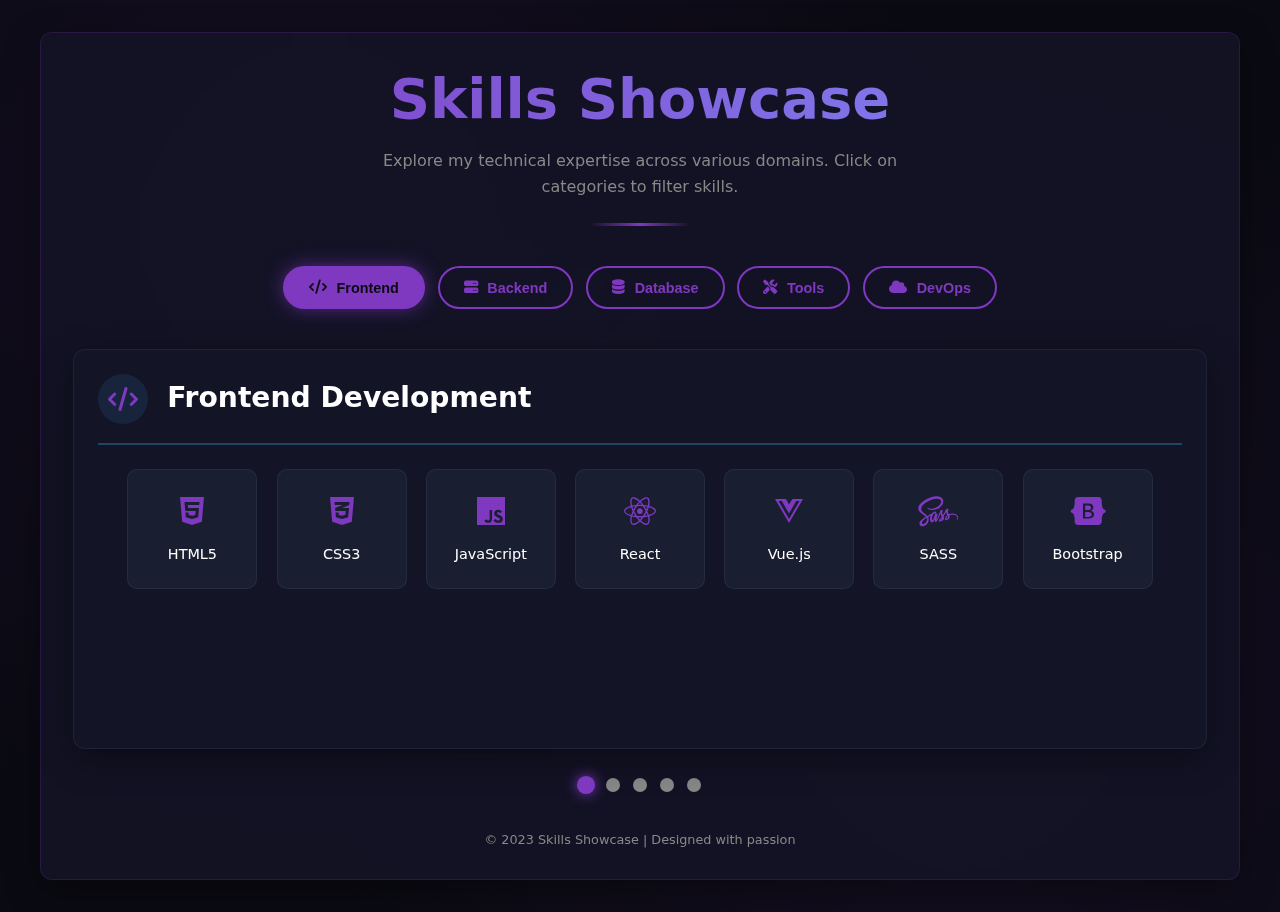
<file: temp.html>
<!DOCTYPE html>
<html lang="en">

<head>
    <meta charset="UTF-8">
    <meta name="viewport" content="width=device-width, initial-scale=1.0">
    <title>Responsive Skills Showcase</title>
    <link rel="stylesheet" href="https://cdnjs.cloudflare.com/ajax/libs/font-awesome/6.4.0/css/all.min.css">
    <style>
        :root {
            --dark-bg: #0a0a12;
            --card-bg: #141427;
            --accent: #7f38c0;
            --accent-hover: #692fa4;
            --text-primary: #ffffff;
            --text-secondary: #888888;
            --border-radius: 12px;
            --transition: all 0.4s cubic-bezier(0.165, 0.84, 0.44, 1);
            --shadow: 0 10px 35px rgba(0, 0, 0, 0.4);
            --glow: 0 0 18px rgba(127, 56, 192, 0.6);
        }

        * {
            margin: 0;
            padding: 0;
            box-sizing: border-box;
        }

        body {
            background: var(--dark-bg);
            color: var(--text-primary);
            font-family: 'Segoe UI', system-ui, sans-serif;
            min-height: 100vh;
            display: flex;
            flex-direction: column;
            align-items: center;
            padding: 2rem;
            background-image: radial-gradient(circle at 25% 25%, rgba(127, 56, 192, 0.1) 0%, transparent 55%),
                radial-gradient(circle at 75% 75%, rgba(127, 56, 192, 0.1) 0%, transparent 55%);
        }

        .container {
            max-width: 1200px;
            width: 100%;
            padding: 2rem;
            background: rgba(20, 20, 39, 0.85);
            border-radius: var(--border-radius);
            box-shadow: var(--shadow);
            backdrop-filter: blur(8px);
            border: 1px solid rgba(127, 56, 192, 0.2);
            margin: 0 auto;
        }

        header {
            text-align: center;
            margin-bottom: 2.5rem;
            position: relative;
        }

        header h1 {
            font-size: clamp(2rem, 5vw, 3.5rem);
            margin-bottom: 1rem;
            background: linear-gradient(90deg, var(--accent), #818cf8);
            -webkit-background-clip: text;
            background-clip: text;
            color: transparent;
            font-weight: 800;
            line-height: 1.2;
        }

        header p {
            font-size: clamp(1rem, 1.2vw, 1.2rem);
            max-width: 600px;
            margin: 0 auto;
            color: var(--text-secondary);
            line-height: 1.6;
        }

        .divider {
            height: 3px;
            width: min(100%, 100px);
            background: linear-gradient(to right,
                    transparent,
                    var(--accent),
                    transparent);
            margin: 1.5rem auto;
        }

        .category-selector {
            display: flex;
            justify-content: center;
            flex-wrap: wrap;
            gap: 0.8rem;
            margin: 2.5rem 0;
        }

        .category-btn {
            background: transparent;
            border: 2px solid var(--accent);
            color: var(--accent);
            padding: 0.7rem 1.5rem;
            border-radius: 50px;
            font-size: clamp(0.9rem, 1.1vw, 1.1rem);
            font-weight: 600;
            cursor: pointer;
            transition: var(--transition);
            display: flex;
            align-items: center;
            gap: 0.6rem;
            white-space: nowrap;
        }

        .category-btn:hover {
            background: rgba(56, 189, 248, 0.1);
            transform: translateY(-3px);
        }

        .category-btn.active {
            background: var(--accent);
            color: var(--dark-bg);
            box-shadow: var(--glow);
        }

        .skills-container {
            position: relative;
            overflow: hidden;
            border-radius: var(--border-radius);
            box-shadow: var(--shadow);
            background: var(--card-bg);
            border: 1px solid rgba(148, 163, 184, 0.1);
            min-height: 400px;
            width: 100%;
        }

        .skills-slider {
            display: flex;
            height: 100%;
            transition: transform 0.8s cubic-bezier(0.68, -0.55, 0.27, 1.55);
        }

        .skill-category {
            min-width: 100%;
            height: 100%;
            padding: 1.5rem;
            display: flex;
            flex-direction: column;
            box-sizing: border-box;
        }

        .category-header {
            display: flex;
            align-items: center;
            margin-bottom: 1.5rem;
            padding-bottom: 1.2rem;
            border-bottom: 2px solid rgba(56, 189, 248, 0.3);
            width: 100%;
        }

        .category-icon {
            width: 50px;
            height: 50px;
            background: rgba(56, 189, 248, 0.1);
            border-radius: 50%;
            display: flex;
            align-items: center;
            justify-content: center;
            margin-right: 1.2rem;
            font-size: 1.5rem;
            color: var(--accent);
            flex-shrink: 0;
        }

        .category-title {
            font-size: clamp(1.5rem, 2.2vw, 2.2rem);
            font-weight: 700;
            line-height: 1.3;
        }

        .skills-grid {
            display: flex;
            flex-wrap: wrap;
            justify-content: center;
            gap: 1.2rem;
            flex-grow: 1;
            align-content: flex-start;
            padding-bottom: 1rem;
            width: 100%;
        }

        .skill-item {
            background: rgba(30, 41, 59, 0.5);
            border-radius: 10px;
            padding: 1.2rem 0.5rem;
            display: flex;
            flex-direction: column;
            align-items: center;
            justify-content: center;
            text-align: center;
            transition: var(--transition);
            border: 1px solid rgba(148, 163, 184, 0.1);
            width: 130px;
            height: 120px;
            flex-shrink: 0;
        }

        .skill-item:hover {
            background: rgba(56, 189, 248, 0.15);
            transform: scale(1.05) translateY(-5px);
            border-color: rgba(56, 189, 248, 0.3);
            box-shadow: var(--glow);
        }

        .skill-icon {
            font-size: clamp(1.8rem, 2.5vw, 2.5rem);
            margin-bottom: 0.8rem;
            color: var(--accent);
        }

        .skill-name {
            font-size: clamp(0.9rem, 1.05vw, 1.05rem);
            font-weight: 500;
            line-height: 1.4;
        }

        .slider-indicator {
            display: flex;
            justify-content: center;
            margin-top: 1.8rem;
            gap: 0.8rem;
            flex-wrap: wrap;
            width: 100%;
        }

        .indicator-dot {
            width: 14px;
            height: 14px;
            border-radius: 50%;
            background: var(--text-secondary);
            cursor: pointer;
            transition: var(--transition);
        }

        .indicator-dot.active {
            background: var(--accent);
            transform: scale(1.3);
            box-shadow: 0 0 10px var(--accent);
        }

        footer {
            text-align: center;
            margin-top: 2.5rem;
            color: var(--text-secondary);
            font-size: clamp(0.8rem, 0.9vw, 0.9rem);
            width: 100%;
        }

        /* Animation */
        @keyframes fadeInUp {
            from {
                opacity: 0;
                transform: translateY(30px);
            }

            to {
                opacity: 1;
                transform: translateY(0);
            }
        }

        header,
        .category-selector,
        .slider-indicator {
            animation: fadeInUp 0.8s forwards;
        }

        /* Responsive design */
        @media (max-width: 992px) {
            .skill-item {
                width: 120px;
                height: 110px;
            }

            .skill-category {
                padding: 1.3rem;
            }
        }

        @media (max-width: 768px) {
            .container {
                padding: 1.5rem;
            }

            .category-btn {
                padding: 0.6rem 1.2rem;
                font-size: 0.95rem;
            }

            .category-header {
                margin-bottom: 1.2rem;
            }

            .skill-item {
                width: 110px;
                height: 100px;
                padding: 1rem 0.5rem;
            }
        }

        @media (max-width: 576px) {
            body {
                padding: 1rem;
            }

            .container {
                padding: 1rem;
            }

            .category-selector {
                gap: 0.6rem;
                margin: 2rem 0;
            }

            .category-btn {
                padding: 0.6rem 1rem;
                font-size: 0.85rem;
                gap: 0.5rem;
            }

            .category-icon {
                width: 40px;
                height: 40px;
                font-size: 1.2rem;
                margin-right: 0.8rem;
            }

            .category-title {
                font-size: 1.4rem;
            }

            .skill-item {
                width: 100px;
                height: 90px;
            }

            .skill-icon {
                font-size: 1.8rem;
                margin-bottom: 0.6rem;
            }

            .skill-name {
                font-size: 0.85rem;
            }

            .slider-indicator {
                margin-top: 1.5rem;
            }
        }

        @media (max-width: 480px) {
            .category-btn {
                width: 100%;
                justify-content: center;
            }

            .skill-item {
                width: 90px;
                height: 85px;
                padding: 0.8rem 0.3rem;
            }

            .divider {
                margin: 1rem auto;
            }
        }

        @media (max-width: 360px) {
            .skill-item {
                width: 80px;
                height: 80px;
            }

            .category-btn {
                padding: 0.5rem 0.8rem;
            }
        }
    </style>
</head>

<body>
    <div class="container">
        <header>
            <h1>Skills Showcase</h1>
            <p>Explore my technical expertise across various domains. Click on categories to filter skills.</p>
            <div class="divider"></div>
        </header>

        <div class="category-selector">
            <button class="category-btn active">
                <i class="fas fa-code"></i> Frontend
            </button>
            <button class="category-btn">
                <i class="fas fa-server"></i> Backend
            </button>
            <button class="category-btn">
                <i class="fas fa-database"></i> Database
            </button>
            <button class="category-btn">
                <i class="fas fa-tools"></i> Tools
            </button>
            <button class="category-btn">
                <i class="fas fa-cloud"></i> DevOps
            </button>
        </div>

        <div class="skills-container">
            <div class="skills-slider">
                <!-- Frontend Skills -->
                <div class="skill-category">
                    <div class="category-header">
                        <div class="category-icon">
                            <i class="fas fa-code"></i>
                        </div>
                        <h2 class="category-title">Frontend Development</h2>
                    </div>
                    <div class="skills-grid">
                        <div class="skill-item">
                            <div class="skill-icon">
                                <i class="fab fa-html5"></i>
                            </div>
                            <div class="skill-name">HTML5</div>
                        </div>
                        <div class="skill-item">
                            <div class="skill-icon">
                                <i class="fab fa-css3-alt"></i>
                            </div>
                            <div class="skill-name">CSS3</div>
                        </div>
                        <div class="skill-item">
                            <div class="skill-icon">
                                <i class="fab fa-js"></i>
                            </div>
                            <div class="skill-name">JavaScript</div>
                        </div>
                        <div class="skill-item">
                            <div class="skill-icon">
                                <i class="fab fa-react"></i>
                            </div>
                            <div class="skill-name">React</div>
                        </div>
                        <div class="skill-item">
                            <div class="skill-icon">
                                <i class="fab fa-vuejs"></i>
                            </div>
                            <div class="skill-name">Vue.js</div>
                        </div>
                        <div class="skill-item">
                            <div class="skill-icon">
                                <i class="fab fa-sass"></i>
                            </div>
                            <div class="skill-name">SASS</div>
                        </div>
                        <div class="skill-item">
                            <div class="skill-icon">
                                <i class="fab fa-bootstrap"></i>
                            </div>
                            <div class="skill-name">Bootstrap</div>
                        </div>
                    </div>
                </div>

                <!-- Backend Skills -->
                <div class="skill-category">
                    <div class="category-header">
                        <div class="category-icon">
                            <i class="fas fa-server"></i>
                        </div>
                        <h2 class="category-title">Backend Development</h2>
                    </div>
                    <div class="skills-grid">
                        <div class="skill-item">
                            <div class="skill-icon">
                                <i class="fab fa-node-js"></i>
                            </div>
                            <div class="skill-name">Node.js</div>
                        </div>
                        <div class="skill-item">
                            <div class="skill-icon">
                                <i class="fab fa-python"></i>
                            </div>
                            <div class="skill-name">Python</div>
                        </div>
                        <div class="skill-item">
                            <div class="skill-icon">
                                <i class="fab fa-php"></i>
                            </div>
                            <div class="skill-name">PHP</div>
                        </div>
                        <div class="skill-item">
                            <div class="skill-icon">
                                <i class="fas fa-fire"></i>
                            </div>
                            <div class="skill-name">Firebase</div>
                        </div>
                    </div>
                </div>
            </div>
        </div>

        <div class="slider-indicator">
            <div class="indicator-dot active"></div>
            <div class="indicator-dot"></div>
            <div class="indicator-dot"></div>
            <div class="indicator-dot"></div>
            <div class="indicator-dot"></div>
        </div>

        <footer>
            <p>© 2023 Skills Showcase | Designed with passion</p>
        </footer>
    </div>

    <script>
        document.addEventListener('DOMContentLoaded', function () {
            const categoryButtons = document.querySelectorAll('.category-btn');
            const slider = document.querySelector('.skills-slider');
            const dots = document.querySelectorAll('.indicator-dot');

            // Category selector functionality
            categoryButtons.forEach((button, index) => {
                button.addEventListener('click', () => {
                    // Update active button
                    categoryButtons.forEach(btn => btn.classList.remove('active'));
                    button.classList.add('active');

                    // Update active dot
                    dots.forEach(dot => dot.classList.remove('active'));
                    dots[index].classList.add('active');

                    // Move slider
                    slider.style.transform = `translateX(-${index * 100}%)`;
                });
            });

            // Dot navigation functionality
            dots.forEach((dot, index) => {
                dot.addEventListener('click', () => {
                    // Update active dot
                    dots.forEach(d => d.classList.remove('active'));
                    dot.classList.add('active');

                    // Update active button
                    categoryButtons.forEach(btn => btn.classList.remove('active'));
                    categoryButtons[index].classList.add('active');

                    // Move slider
                    slider.style.transform = `translateX(-${index * 100}%)`;
                });
            });

            // Auto-rotate categories every 8 seconds
            let currentIndex = 0;
            setInterval(() => {
                currentIndex = (currentIndex + 1) % categoryButtons.length;

                // Update active button
                categoryButtons.forEach(btn => btn.classList.remove('active'));
                categoryButtons[currentIndex].classList.add('active');

                // Update active dot
                dots.forEach(dot => dot.classList.remove('active'));
                dots[currentIndex].classList.add('active');

                // Move slider
                slider.style.transform = `translateX(-${currentIndex * 100}%)`;
            }, 8000);
        });
    </script>
</body>

</html>
</file>
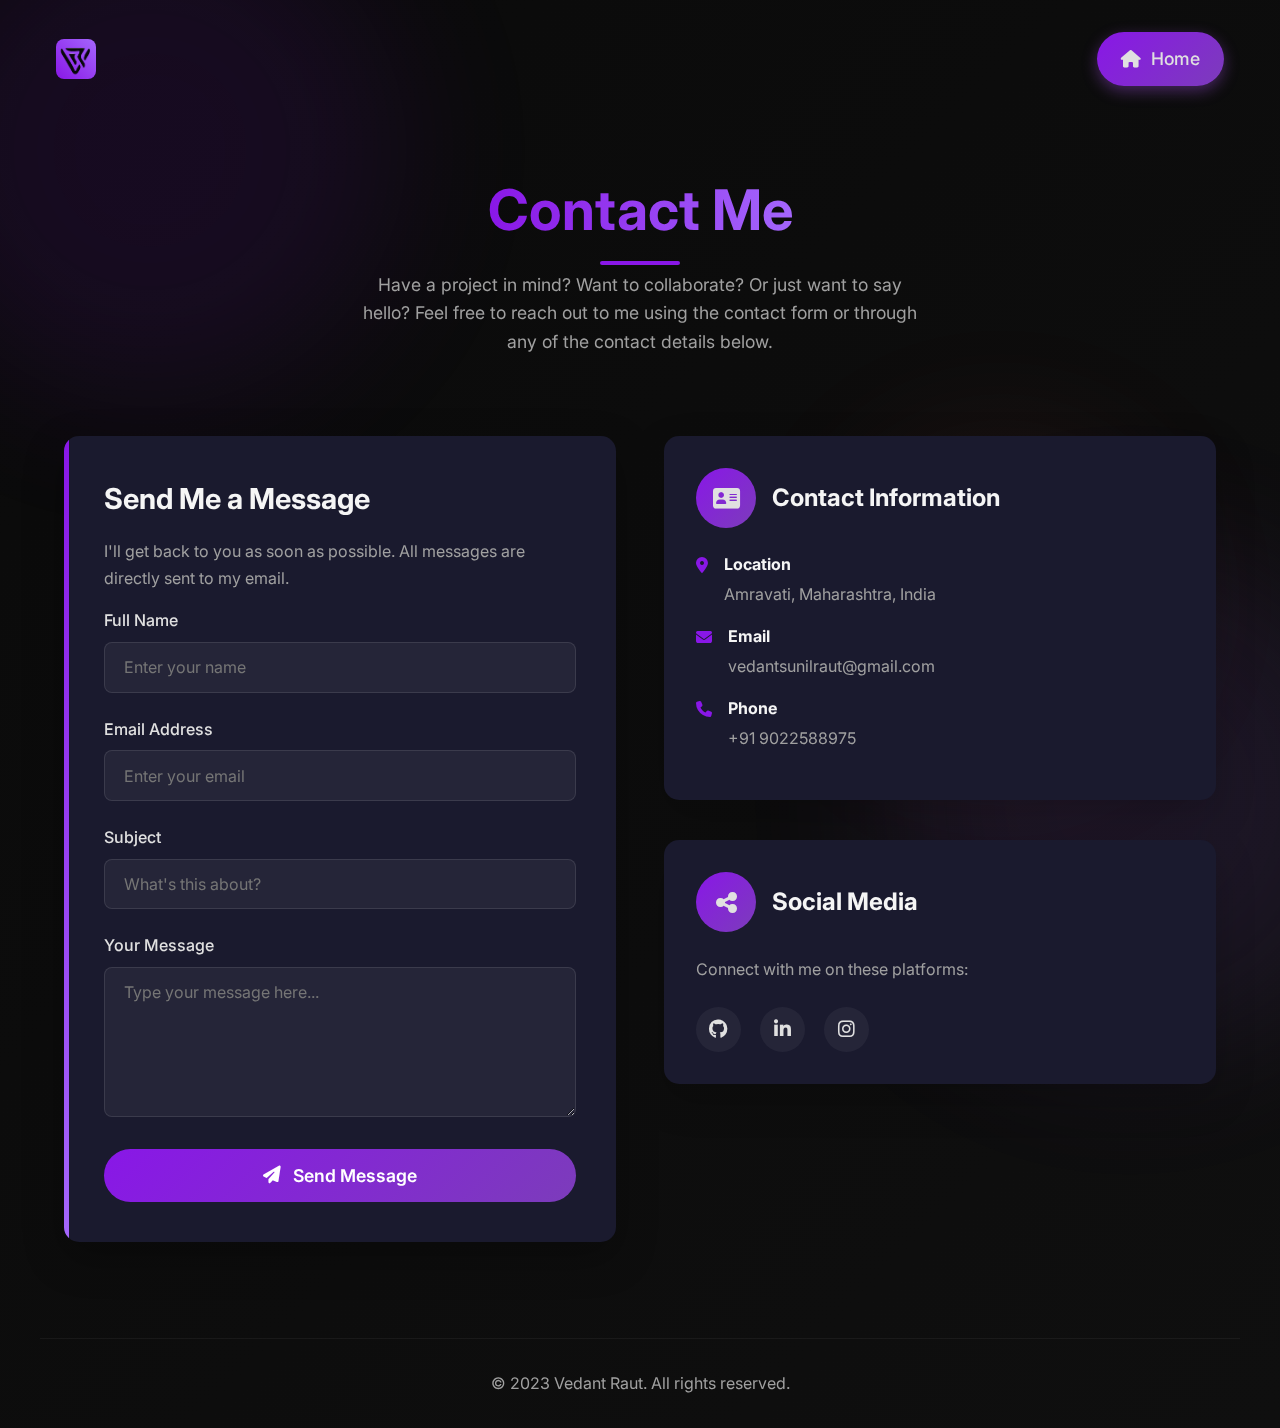
<file: components/contact.html>
<!DOCTYPE html>
<html lang="en">

<head>
    <meta charset="UTF-8">
    <meta name="viewport" content="width=device-width, initial-scale=1.0">
    <title>Vedant Raut | Contact</title>

    <!-- Font Awesome -->
    <link rel="stylesheet" href="https://cdnjs.cloudflare.com/ajax/libs/font-awesome/6.4.0/css/all.min.css">

    <!-- Google Fonts: Inter -->
    <link href="https://fonts.googleapis.com/css2?family=Inter:wght@300;400;500;600;700&display=swap" rel="stylesheet">

    <style>
        :root {
            --bg-dark: #0f0f0f;
            --bg-darker: #0a0a0a;
            --primary: #8917e7;
            --primary-dark: #7c3cbb;
            --secondary: #a466fc;
            --accent: #ff6b6b;
            --text-light: #e0e0e0;
            --text-lighter: #f5f5f5;
            --text-gray: #a0a0a0;
            --card-bg: #1a1a2e;
            --transition: all 0.4s cubic-bezier(0.165, 0.84, 0.44, 1);
            --section-spacing: 120px;
        }

        * {
            margin: 0;
            padding: 0;
            box-sizing: border-box;
            font-family: 'Inter', 'Segoe UI', sans-serif;
        }

        body {
            background: linear-gradient(135deg, var(--bg-darker), var(--bg-dark));
            color: var(--text-light);
            min-height: 100vh;
            overflow-x: hidden;
            position: relative;
            line-height: 1.6;
            display: flex;
            flex-direction: column;
        }

        /* Animated background elements */
        .bg-blob {
            position: fixed;
            width: 500px;
            height: 500px;
            border-radius: 50%;
            filter: blur(80px);
            opacity: 0.1;
            z-index: -1;
        }

        .blob-1 {
            background: var(--primary);
            top: -100px;
            left: -100px;
        }

        .blob-2 {
            background: var(--secondary);
            bottom: -150px;
            right: -100px;
        }

        .blob-3 {
            background: var(--accent);
            top: 50%;
            right: 10%;
            width: 300px;
            height: 300px;
        }

        /* Header styles */
        header {
            max-width: 1200px;
            width: 100%;
            margin: 0 auto;
            padding: 2rem 1rem 1rem;
            display: flex;
            justify-content: space-between;
            align-items: center;
            flex-wrap: wrap;
            gap: 1rem;
        }

        .logo {
            display: flex;
            align-items: center;
            gap: 0.8rem;
            font-size: 1.8rem;
            font-weight: 700;
            color: var(--text-lighter);
        }

        .logo span {
            color: var(--primary);
        }

        .logo i {
            background: linear-gradient(135deg, var(--primary), var(--primary-dark));
            -webkit-background-clip: text;
            background-clip: text;
            -webkit-text-fill-color: transparent;
        }

        /* Navigation */
        .nav-links {
            display: flex;
            gap: 1.5rem;
        }

        .nav-links a {
            color: var(--text-light);
            text-decoration: none;
            font-weight: 500;
            font-size: 1.1rem;
            position: relative;
            transition: var(--transition);
        }

        .home-btn {
            display: inline-flex;
            align-items: center;
            gap: 0.6rem;
            background: linear-gradient(135deg, var(--primary), var(--primary-dark));
            color: white;
            border: none;
            padding: 0.8rem 1.5rem;
            font-size: 1rem;
            font-weight: 600;
            border-radius: 30px;
            text-decoration: none;
            cursor: pointer;
            box-shadow: 0 5px 15px rgba(157, 78, 221, 0.4);
            transition: var(--transition);
        }

        .home-btn i {
            font-size: 1.1rem;
        }

        .home-btn:hover {
            transform: translateY(-4px);
            box-shadow: 0 8px 25px rgba(157, 78, 221, 0.6);
        }

        .home-btn:active {
            transform: scale(0.98);
        }

        /* Page title */
        .page-title {
            text-align: center;
            margin: 4rem 0 3rem;
            padding: 0 20px;
            width: 100%;
        }

        .page-title h1 {
            font-size: clamp(2.5rem, 5vw, 3.5rem);
            margin-bottom: 1rem;
            background: linear-gradient(90deg, var(--primary), var(--secondary));
            -webkit-background-clip: text;
            background-clip: text;
            -webkit-text-fill-color: transparent;
            position: relative;
            display: inline-block;
        }

        .page-title h1::after {
            content: '';
            position: absolute;
            bottom: -10px;
            left: 50%;
            transform: translateX(-50%);
            width: 80px;
            height: 4px;
            background: var(--primary);
            border-radius: 2px;
        }

        .page-title p {
            max-width: 600px;
            margin: 0 auto;
            color: var(--text-gray);
            font-size: 1.1rem;
            line-height: 1.6;
            padding: 0 1rem;
        }

        /* Contact container */
        .contact-container {
            max-width: 1200px;
            width: 100%;
            margin: 2rem auto;
            padding: 0 1.5rem;
            display: grid;
            grid-template-columns: 1fr 1fr;
            gap: 3rem;
        }

        /* Contact form */
        .contact-form {
            background: var(--card-bg);
            border-radius: 15px;
            padding: 2.5rem;
            box-shadow: 0 15px 40px rgba(0, 0, 0, 0.3);
            position: relative;
            overflow: hidden;
            z-index: 1;
        }

        .contact-form::before {
            content: '';
            position: absolute;
            top: 0;
            left: 0;
            width: 5px;
            height: 100%;
            background: linear-gradient(to bottom, var(--primary), var(--secondary));
            z-index: -1;
        }

        .form-title {
            font-size: 1.8rem;
            margin-bottom: 1rem;
            color: var(--text-lighter);
            text-align: left;
        }

        .form-group {
            margin-bottom: 1.5rem;
            text-align: left;
        }

        .form-group label {
            display: block;
            margin-bottom: 0.5rem;
            color: var(--text-light);
            font-weight: 500;
            text-align: left;
        }

        .form-control {
            width: 100%;
            padding: 0.9rem 1.2rem;
            background: rgba(255, 255, 255, 0.05);
            border: 1px solid rgba(255, 255, 255, 0.1);
            border-radius: 8px;
            color: var(--text-lighter);
            font-size: 1rem;
            transition: var(--transition);
        }

        .form-control:focus {
            outline: none;
            border-color: var(--primary);
            background: rgba(157, 78, 221, 0.05);
            box-shadow: 0 0 0 3px rgba(157, 78, 221, 0.2);
        }

        textarea.form-control {
            min-height: 150px;
            resize: vertical;
        }

        .submit-btn {
            background: linear-gradient(135deg, var(--primary), var(--primary-dark));
            color: white;
            border: none;
            padding: 1rem 2rem;
            border-radius: 30px;
            font-size: 1.1rem;
            font-weight: 600;
            cursor: pointer;
            transition: var(--transition);
            display: flex;
            align-items: center;
            gap: 0.8rem;
            width: 100%;
            justify-content: center;
        }

        .submit-btn:hover {
            transform: translateY(-3px);
            box-shadow: 0 5px 20px rgba(157, 78, 221, 0.4);
        }

        /* Contact info */
        .contact-info {
            display: flex;
            flex-direction: column;
            gap: 2.5rem;
        }

        .info-card {
            background: var(--card-bg);
            border-radius: 15px;
            padding: 2rem;
            box-shadow: 0 15px 40px rgba(0, 0, 0, 0.2);
            transition: var(--transition);
            text-align: left;
        }

        .info-card:hover {
            transform: translateY(-5px);
            box-shadow: 0 20px 50px rgba(157, 78, 221, 0.15);
        }

        .info-header {
            display: flex;
            align-items: center;
            gap: 1rem;
            margin-bottom: 1.5rem;
        }

        .info-icon {
            width: 60px;
            height: 60px;
            border-radius: 50%;
            background: linear-gradient(135deg, var(--primary), var(--primary-dark));
            display: flex;
            align-items: center;
            justify-content: center;
            font-size: 1.5rem;
            flex-shrink: 0;
        }

        .info-title {
            font-size: 1.5rem;
            color: var(--text-lighter);
            text-align: left;
        }

        .info-content {
            color: var(--text-gray);
            line-height: 1.7;
            margin-bottom: 1rem;
            text-align: left;
        }

        .info-list {
            list-style: none;
            margin-top: 1rem;
            text-align: left;
        }

        .info-list li {
            display: flex;
            gap: 1rem;
            margin-bottom: 1rem;
            align-items: flex-start;
            text-align: left;
        }

        .info-list li div {
            text-align: left;
        }

        .info-list li h4 {
            margin-bottom: 0.3rem;
            color: var(--text-lighter);
        }

        .info-list li p {
            color: var(--text-gray);
        }

        .info-list i {
            color: var(--primary);
            margin-top: 0.3rem;
            flex-shrink: 0;
        }

        /* Social links */
        .social-links {
            display: flex;
            gap: 1.2rem;
            margin-top: 1.5rem;
            justify-content: flex-start;
        }

        .social-links a {
            display: flex;
            align-items: center;
            justify-content: center;
            width: 45px;
            height: 45px;
            border-radius: 50%;
            background: rgba(255, 255, 255, 0.05);
            color: var(--text-light);
            font-size: 1.2rem;
            transition: var(--transition);
            text-decoration: none;
        }

        .social-links a:hover {
            background: var(--primary);
            transform: translateY(-3px);
        }

        /* Map */
        .map-container {
            height: 250px;
            border-radius: 12px;
            overflow: hidden;
            margin-top: 1.5rem;
            background: linear-gradient(135deg, var(--primary), var(--secondary));
            position: relative;
        }

        .map-overlay {
            position: absolute;
            top: 0;
            left: 0;
            width: 100%;
            height: 100%;
            background: rgba(26, 26, 46, 0.85);
            display: flex;
            align-items: center;
            justify-content: center;
            color: var(--text-lighter);
            font-size: 1.2rem;
            font-weight: 600;
            text-align: center;
            padding: 1rem;
        }

        /* Footer */
        footer {
            max-width: 1200px;
            width: 100%;
            margin: 4rem auto 0;
            padding: 2rem 1rem;
            border-top: 1px solid rgba(255, 255, 255, 0.05);
            text-align: center;
            color: var(--text-gray);
        }

        /* Form messages */
        .form-message {
            padding: 15px;
            border-radius: 10px;
            margin-top: 20px;
            text-align: center;
            display: none;
        }

        .success-message {
            background: rgba(40, 167, 69, 0.2);
            border: 1px solid rgba(40, 167, 69, 0.3);
            color: #28a745;
        }

        .error-message {
            background: rgba(220, 53, 69, 0.2);
            border: 1px solid rgba(220, 53, 69, 0.3);
            color: #dc3545;
        }

        /* Main content wrapper for proper centering */
        .main-wrapper {
            display: flex;
            flex-direction: column;
            align-items: center;
            width: 100%;
            flex: 1;
        }

        /* Logo styling with gradient text effect */
        .logo {
            font-size: 1.8rem;
            font-weight: 700;
            background: linear-gradient(45deg, var(--primary), var(--secondary));
            -webkit-background-clip: text;
            background-clip: text;
            color: transparent;
            text-decoration: none;
            display: flex;
            align-items: center;
            gap: 10px;
        }

        .logo-icon {
            width: 40px;
            height: 40px;
            background: linear-gradient(45deg, var(--primary), var(--secondary));
            border-radius: 8px;
            display: flex;
            align-items: center;
            justify-content: center;
            font-size: 1.2rem;
            font-weight: bold;
            color: var(--bg-dark);
        }

        .logopng {
            width: 100%;
            height: 100%;
            object-fit: cover;
            border-radius: 8px;
        }

        /* Responsive design */
        @media (max-width: 992px) {
            .contact-container {
                gap: 2rem;
            }

            .contact-form {
                padding: 2rem;
            }

            .info-card {
                padding: 1.5rem;
            }
        }

        @media (max-width: 900px) {
            .contact-container {
                grid-template-columns: 1fr;
                gap: 2rem;
                max-width: 600px;
            }
        }

        @media (max-width: 768px) {
            header {
                flex-direction: column;
                text-align: center;
                padding: 1.5rem 1rem;
            }

            .logo {
                justify-content: center;
            }

            .nav-links {
                justify-content: center;
            }

            .page-title {
                margin: 2rem 0;
            }

            .page-title p {
                font-size: 1rem;
            }

            .info-header {
                flex-direction: column;
                text-align: center;
                gap: 0.8rem;
            }

            .info-icon {
                margin: 0 auto;
            }

            .info-title,
            .info-content {
                text-align: center;
            }

            .social-links {
                justify-content: center;
            }
        }

        @media (max-width: 576px) {
            .page-title h1 {
                font-size: 2.3rem;
            }

            .contact-form {
                padding: 1.5rem;
            }

            .info-card {
                padding: 1.5rem;
            }

            /* FIXED: Improved mobile alignment for contact info items */
            .info-list li {
                flex-direction: row;
                text-align: left;
                gap: 1rem;
                align-items: center;
            }

            .info-list li div {
                text-align: left;
                flex: 1;
            }

            .social-links {
                flex-wrap: wrap;
                justify-content: center;
            }

            .form-title {
                font-size: 1.5rem;
                text-align: center;
            }

            .info-title {
                font-size: 1.3rem;
                text-align: center;
            }

            .submit-btn {
                padding: 0.9rem 1.5rem;
                font-size: 1rem;
            }

            .home-btn {
                padding: 0.7rem 1.2rem;
                font-size: 0.9rem;
            }
        }

        @media (max-width: 400px) {
            .contact-form {
                padding: 1.2rem;
            }

            .info-card {
                padding: 1.2rem;
            }

            .form-group {
                margin-bottom: 1rem;
            }

            .form-control {
                padding: 0.7rem 1rem;
            }

            .social-links a {
                width: 40px;
                height: 40px;
                font-size: 1.1rem;
            }

            /* FIXED: Further improved alignment for very small screens */
            .info-list li {
                flex-direction: row;
                text-align: left;
                gap: 0.8rem;
            }

            .info-list i {
                margin-top: 0;
            }
        }
    </style>
</head>

<body>
    <!-- Background blobs -->
    <div class="bg-blob blob-1"></div>
    <div class="bg-blob blob-2"></div>
    <div class="bg-blob blob-3"></div>

    <!-- Header -->
    <header>
        <div class="logo">
            <a href="../index.html" class="logo">
                <div class="logo-icon">
                    <img src="../assets/img/logo.png" alt="" class="logopng">
                </div>
                <!-- VEDANT RAUT -->
            </a>

        </div>
        <nav class="nav-links">
            <a href="../index.html" class="home-btn"><i class="fas fa-home"></i> Home</a>
        </nav>
    </header>

    <!-- Main Content -->
    <main class="main-wrapper">
        <!-- Page Title -->
        <div class="page-title">
            <h1>Contact Me</h1>
            <p>Have a project in mind? Want to collaborate? Or just want to say hello? Feel free to reach out to me
                using
                the contact form or through any of the contact details below.</p>
        </div>

        <!-- Contact Section -->
        <div class="contact-container">
            <div class="contact-form">
                <h2 class="form-title">Send Me a Message</h2>
                <p class="info-content">I'll get back to you as soon as possible. All messages are directly sent to my
                    email.</p>

                <form id="contact-form" action="https://formspree.io/f/xyzjbypg" method="POST">
                    <div class="form-group">
                        <label for="name">Full Name</label>
                        <input type="text" id="name" name="name" class="form-control" placeholder="Enter your name"
                            required>
                    </div>

                    <div class="form-group">
                        <label for="email">Email Address</label>
                        <input type="email" id="email" name="email" class="form-control" placeholder="Enter your email"
                            required>
                    </div>

                    <div class="form-group">
                        <label for="subject">Subject</label>
                        <input type="text" id="subject" name="subject" class="form-control"
                            placeholder="What's this about?" required>
                    </div>

                    <div class="form-group">
                        <label for="message">Your Message</label>
                        <textarea id="message" name="message" class="form-control"
                            placeholder="Type your message here..." required></textarea>
                    </div>

                    <button type="submit" class="submit-btn">
                        <i class="fas fa-paper-plane"></i> Send Message
                    </button>

                    <div id="success-message" class="form-message success-message">
                        <i class="fas fa-check-circle"></i> Your message has been sent successfully!
                    </div>

                    <div id="error-message" class="form-message error-message">
                        <i class="fas fa-exclamation-circle"></i> There was an error sending your message. Please try
                        again.
                    </div>
                </form>
            </div>

            <div class="contact-info">
                <div class="info-card">
                    <div class="info-header">
                        <div class="info-icon">
                            <i class="fas fa-address-card"></i>
                        </div>
                        <h3 class="info-title">Contact Information</h3>
                    </div>
                    <ul class="info-list">
                        <li>
                            <i class="fas fa-map-marker-alt"></i>
                            <div>
                                <h4>Location</h4>
                                <p>Amravati, Maharashtra, India</p>
                            </div>
                        </li>
                        <li>
                            <i class="fas fa-envelope"></i>
                            <div>
                                <h4>Email</h4>
                                <p>vedantsunilraut@gmail.com</p>
                            </div>
                        </li>
                        <li>
                            <i class="fas fa-phone"></i>
                            <div>
                                <h4>Phone</h4>
                                <p>+91 9022588975</p>
                            </div>
                        </li>
                    </ul>
                </div>

                <div class="info-card">
                    <div class="info-header">
                        <div class="info-icon">
                            <i class="fas fa-share-alt"></i>
                        </div>
                        <h3 class="info-title">Social Media</h3>
                    </div>
                    <p class="info-content">Connect with me on these platforms:</p>
                    <div class="social-links">
                        <a href="https://github.com/VEDANTSUNILRAUT" class="social-link"><i
                                class="fab fa-github"></i></a>
                        <a href="https://www.linkedin.com/in/vedantsunilraut" class="social-link"><i
                                class="fab fa-linkedin-in"></i></a>
                        <a href="https://www.instagram.com/vedantsunilraut" class="social-link"><i
                                class="fab fa-instagram"></i></a>
                    </div>
                </div>
            </div>
        </div>
    </main>

    <!-- Footer -->
    <footer>
        <p>&copy; 2023 Vedant Raut. All rights reserved.</p>
    </footer>

    <script>
        document.addEventListener("DOMContentLoaded", () => {
            // Form submission handling
            const contactForm = document.getElementById('contact-form');
            const successMessage = document.getElementById('success-message');
            const errorMessage = document.getElementById('error-message');

            if (contactForm) {
                contactForm.addEventListener('submit', async (e) => {
                    e.preventDefault();

                    // Hide previous messages
                    successMessage.style.display = 'none';
                    errorMessage.style.display = 'none';

                    try {
                        const formData = new FormData(contactForm);
                        const response = await fetch(contactForm.action, {
                            method: 'POST',
                            body: formData,
                            headers: {
                                'Accept': 'application/json'
                            }
                        });

                        if (response.ok) {
                            // Show success message
                            successMessage.style.display = 'block';
                            contactForm.reset();
                        } else {
                            // Show error message
                            errorMessage.style.display = 'block';
                        }
                    } catch (error) {
                        // Show error message
                        errorMessage.style.display = 'block';
                        console.error('Error submitting form:', error);
                    }
                });
            }
        });
    </script>
</body>

</html>
</file>
